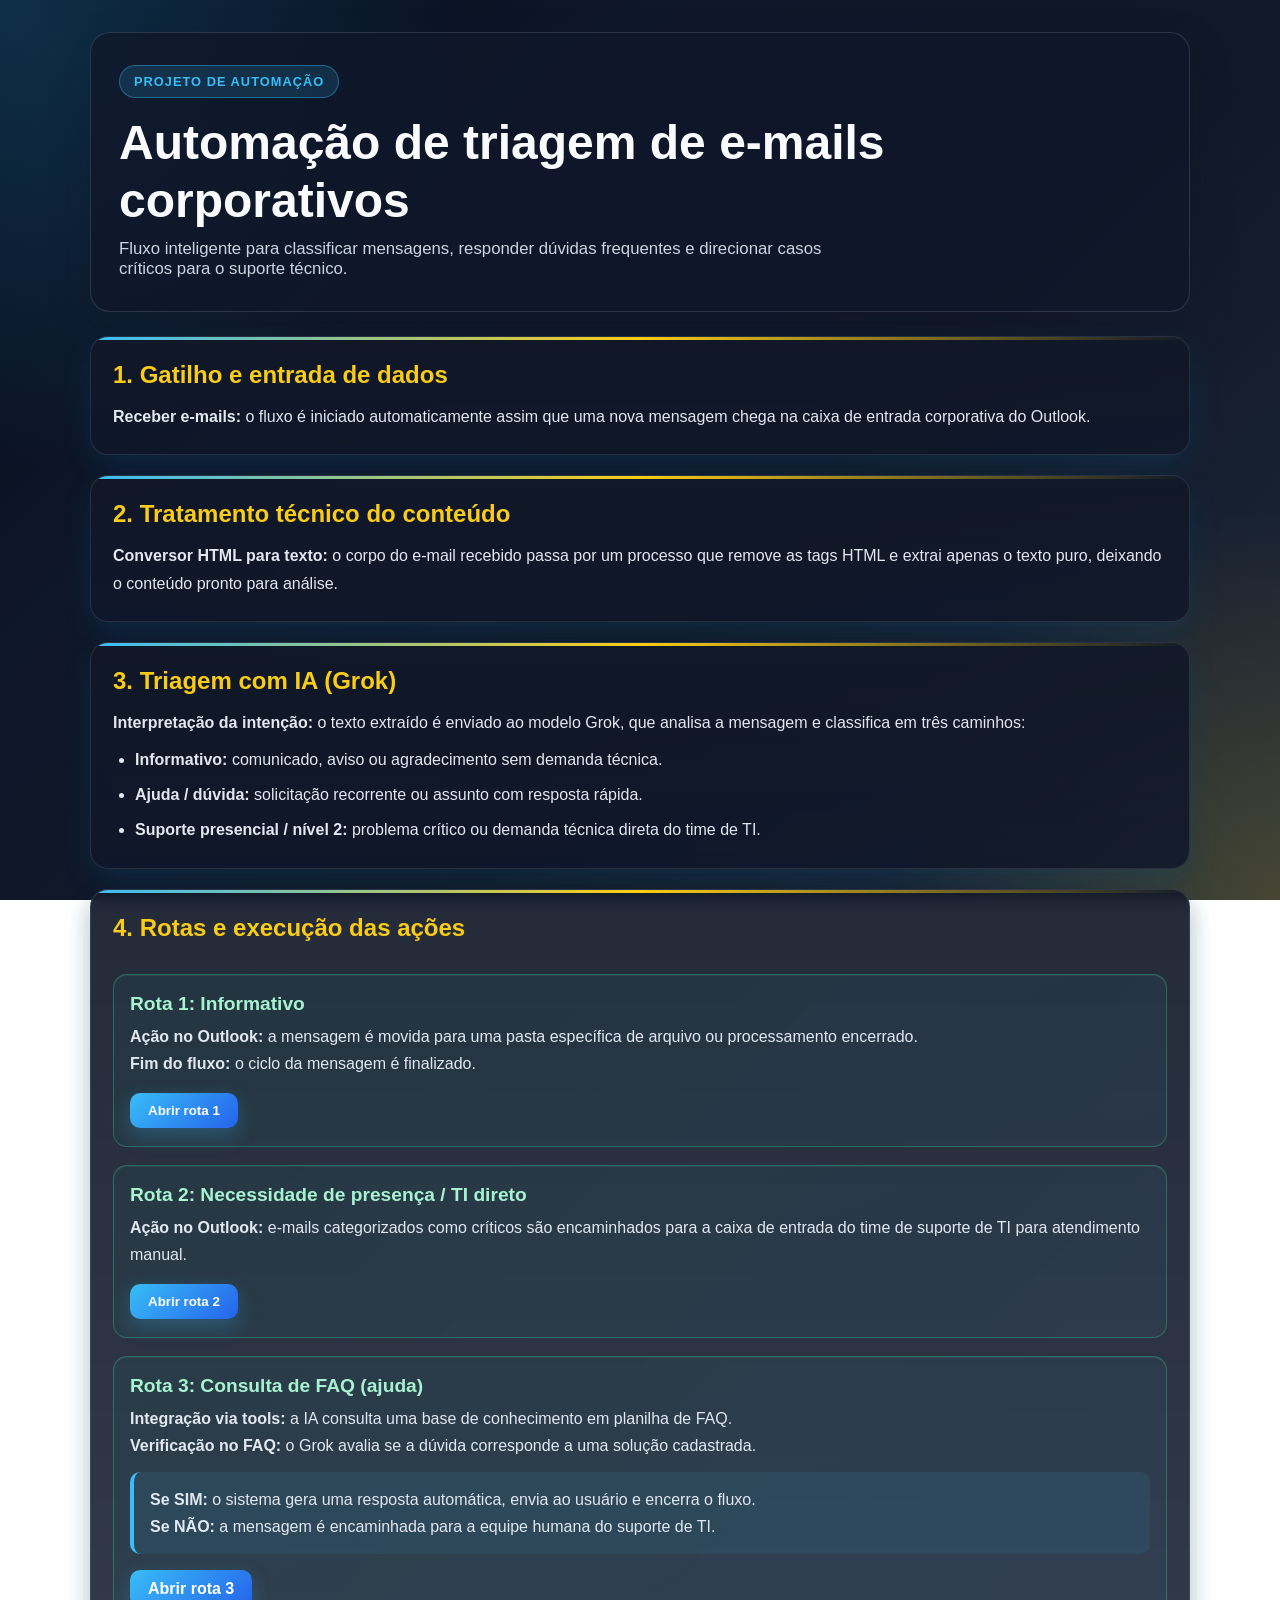
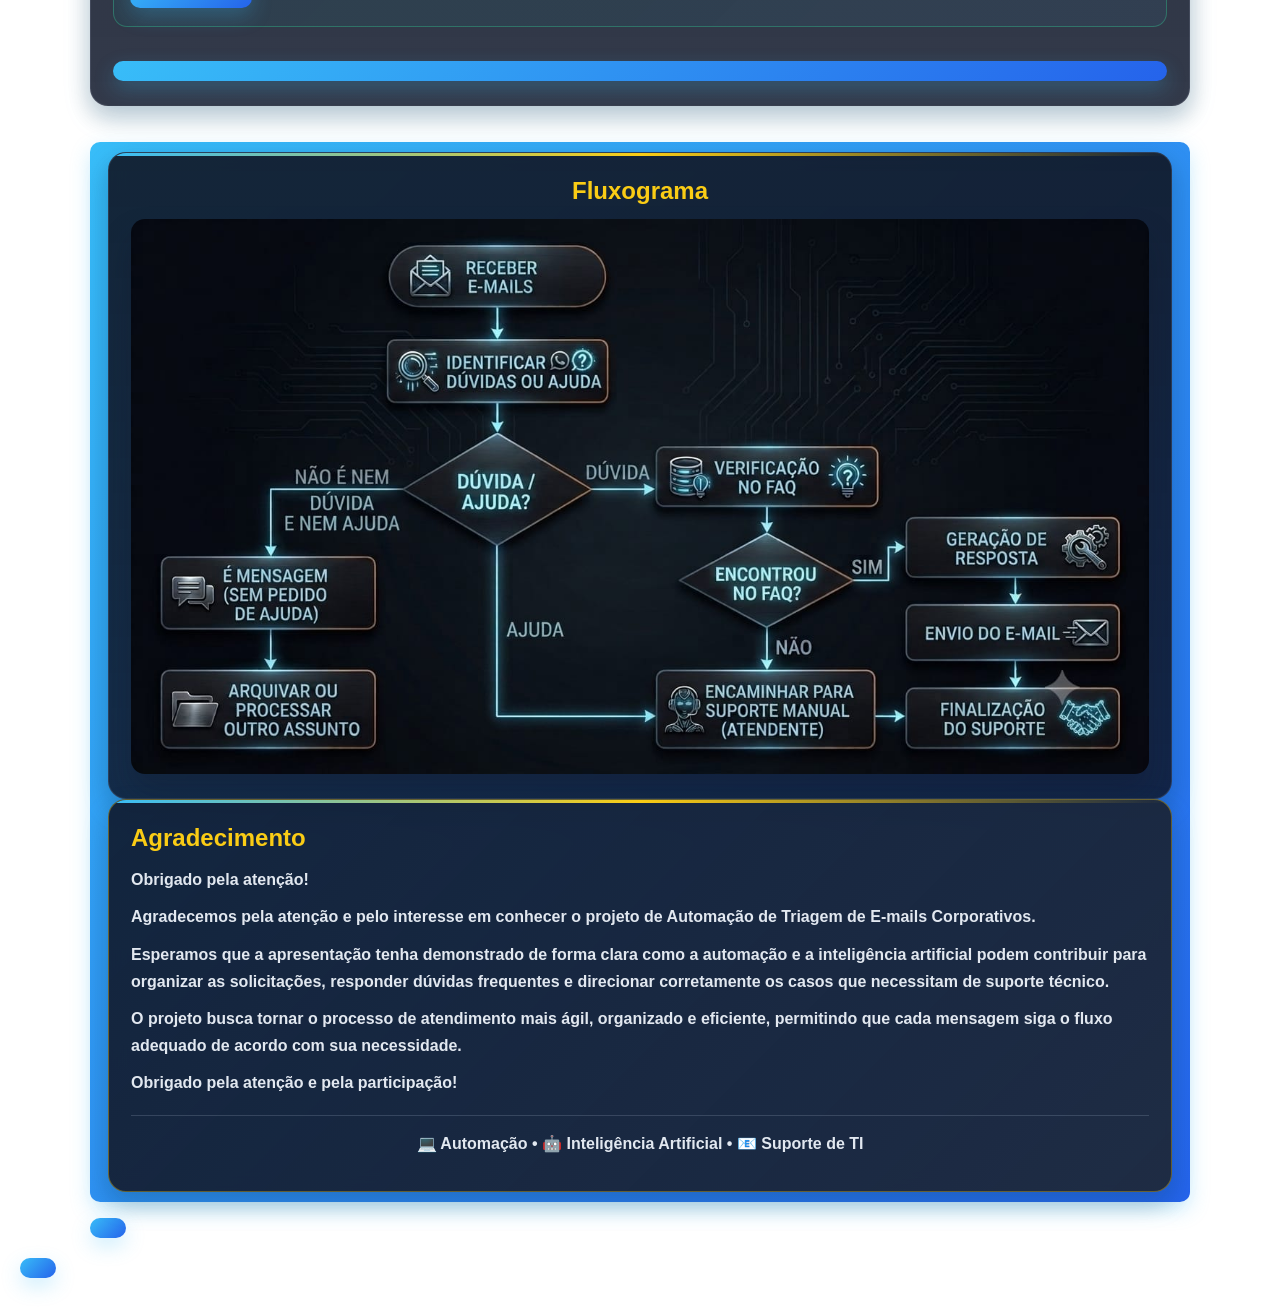
<file: index.html>
<!doctype html>
<html lang="pt-br">

<head>
  <meta charset="UTF-8" />
  <meta name="viewport" content="width=device-width, initial-scale=1.0" />
  <meta name="description" content="Projeto de automação para triagem de e-mails corporativos utilizando IA." />
  <meta name="keywords" content="Automação, E-mails, IA, Triagem, Outlook, Suporte Técnico" />
  <meta name="author" content="Leonardo Rezende" />
  <title>Automação de Triagem de E-mails</title>
  <link rel="stylesheet" href="style.css" />
</head>

<body>
  <div class="page">
    <header class="hero">
      <span class="badge">Projeto de automação</span>
      <h1>Automação de triagem de e-mails corporativos</h1>
      <p>Fluxo inteligente para classificar mensagens, responder dúvidas frequentes e direcionar casos críticos para o suporte técnico.</p>
    </header>

    <main class="content">
      <section class="card">
        <h2>1. Gatilho e entrada de dados</h2>
        <p><strong>Receber e-mails:</strong> o fluxo é iniciado automaticamente assim que uma nova mensagem chega na caixa de entrada corporativa do Outlook.</p>
      </section>

      <section class="card">
        <h2>2. Tratamento técnico do conteúdo</h2>
        <p><strong>Conversor HTML para texto:</strong> o corpo do e-mail recebido passa por um processo que remove as tags HTML e extrai apenas o texto puro, deixando o conteúdo pronto para análise.</p>
      </section>

      <section class="card">
        <h2>3. Triagem com IA (Grok)</h2>
        <p><strong>Interpretação da intenção:</strong> o texto extraído é enviado ao modelo Grok, que analisa a mensagem e classifica em três caminhos:</p>
        <ul>
          <li><strong>Informativo:</strong> comunicado, aviso ou agradecimento sem demanda técnica.</li>
          <li><strong>Ajuda / dúvida:</strong> solicitação recorrente ou assunto com resposta rápida.</li>
          <li><strong>Suporte presencial / nível 2:</strong> problema crítico ou demanda técnica direta do time de TI.</li>
        </ul>
      </section>

      <section class="card routes">
        <h2>4. Rotas e execução das ações</h2>

        <div class="route">
          <h3>Rota 1: Informativo</h3>
          <p><strong>Ação no Outlook:</strong> a mensagem é movida para uma pasta específica de arquivo ou processamento encerrado.</p>
          <p><strong>Fim do fluxo:</strong> o ciclo da mensagem é finalizado.</p>
          <button type="button" class="route-button" data-page="rota1.html">Abrir rota 1</button>
        </div>

        <div class="route">
          <h3>Rota 2: Necessidade de presença / TI direto</h3>
          <p><strong>Ação no Outlook:</strong> e-mails categorizados como críticos são encaminhados para a caixa de entrada do time de suporte de TI para atendimento manual.</p>
          <button type="button" class="route-button" data-page="rota2.html">Abrir rota 2</button>
        </div>

        <div class="route">
          <h3>Rota 3: Consulta de FAQ (ajuda)</h3>
          <p><strong>Integração via tools:</strong> a IA consulta uma base de conhecimento em planilha de FAQ.</p>
          <p><strong>Verificação no FAQ:</strong> o Grok avalia se a dúvida corresponde a uma solução cadastrada.</p>
          <div class="decision">
            <p><strong>Se SIM:</strong> o sistema gera uma resposta automática, envia ao usuário e encerra o fluxo.</p>
            <p><strong>Se NÃO:</strong> a mensagem é encaminhada para a equipe humana do suporte de TI.</p>
          </div>
          <a  type="button" class="route-button" data-page="rota3.html">Abrir rota 3</button>
        </div>
      </section>

      <section class="card image-card">
        <h2>Fluxograma</h2>
        <img class="imagem" src="img/fluxograma.proj.jpeg" alt="Fluxograma da automação" />
      </section>

      <section class="card thank-you">
        <h2>Agradecimento</h2>
        <p><strong>Obrigado pela atenção!</strong></p>
        <p>Agradecemos pela atenção e pelo interesse em conhecer o projeto de Automação de Triagem de E-mails Corporativos.</p>
        <p>Esperamos que a apresentação tenha demonstrado de forma clara como a automação e a inteligência artificial podem contribuir para organizar as solicitações, responder dúvidas frequentes e direcionar corretamente os casos que necessitam de suporte técnico.</p>
        <p>O projeto busca tornar o processo de atendimento mais ágil, organizado e eficiente, permitindo que cada mensagem siga o fluxo adequado de acordo com sua necessidade.</p>
        <p>Obrigado pela atenção e pela participação!</p>
        <p class="tags">💻 Automação • 🤖 Inteligência Artificial • 📧 Suporte de TI</p>
      </section>
    </main>
  </div>
  <script src="index.js"></script>
</body>

</html>
</file>
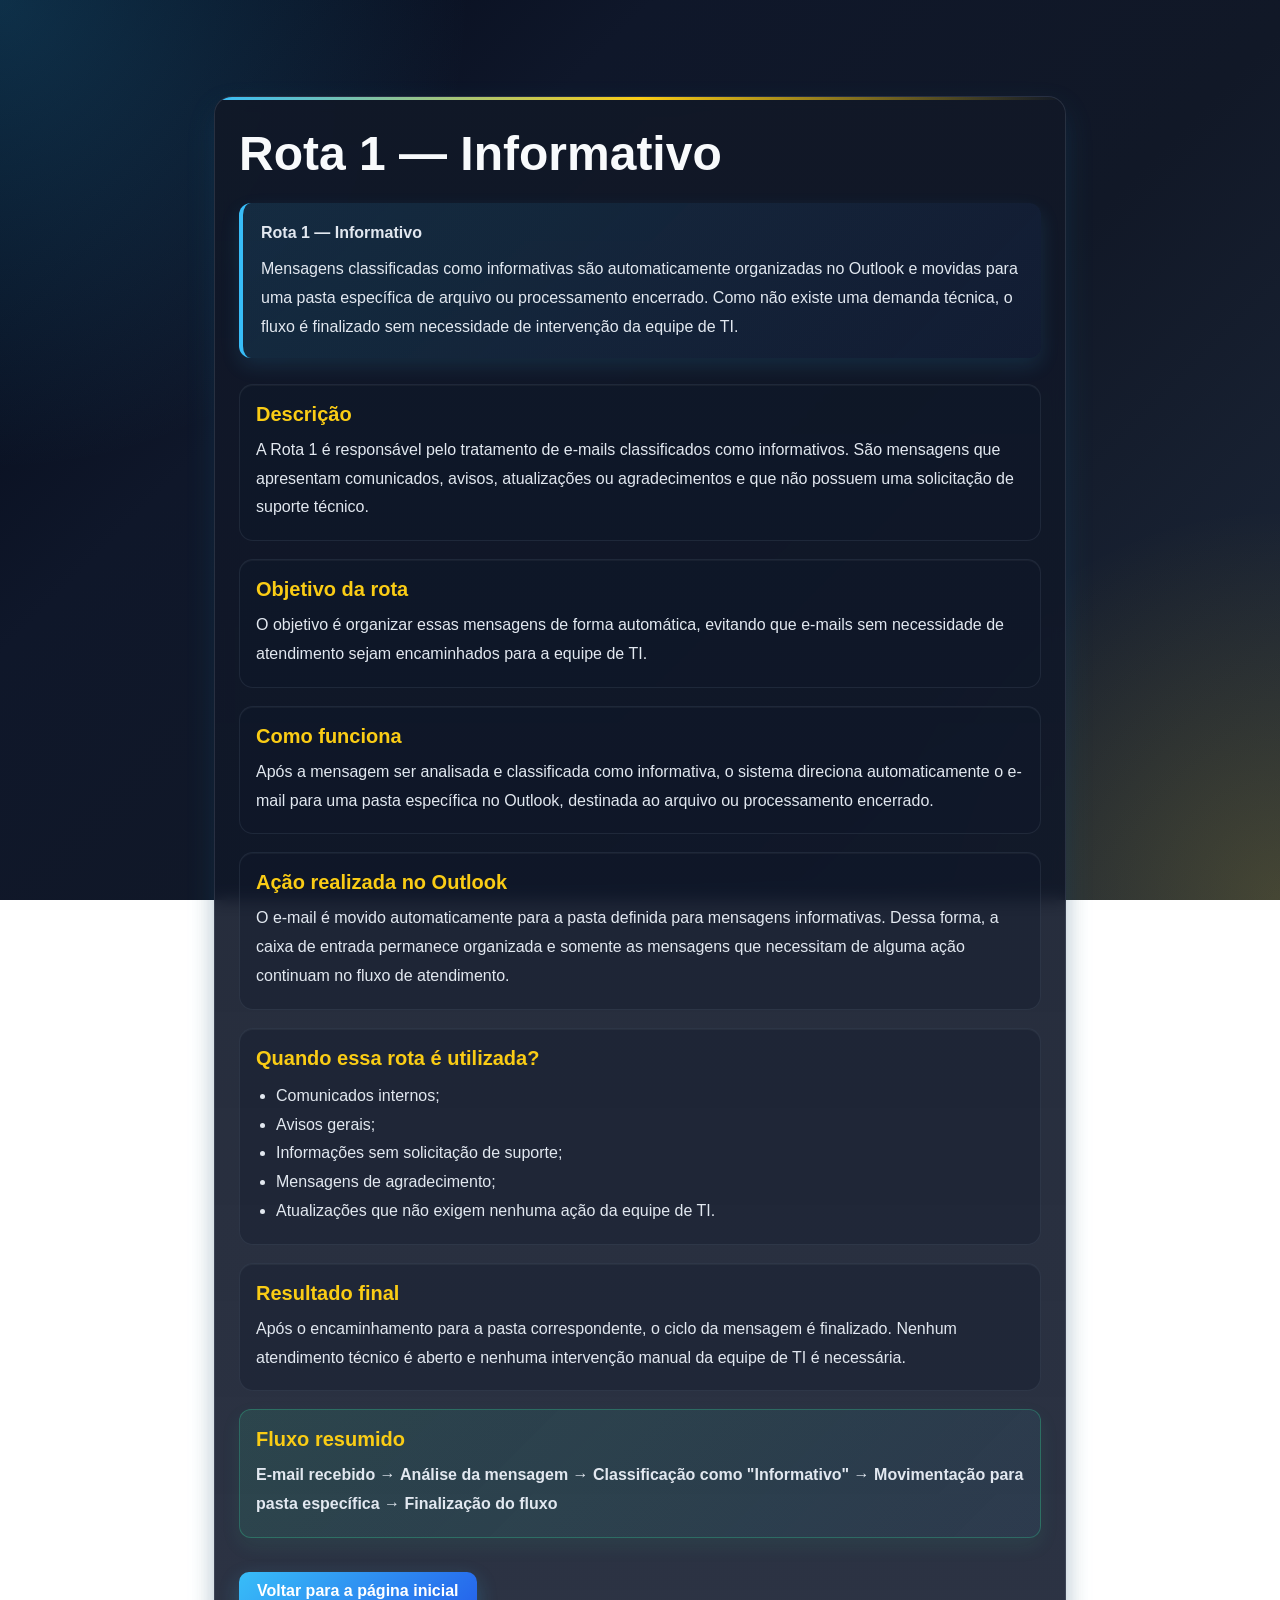
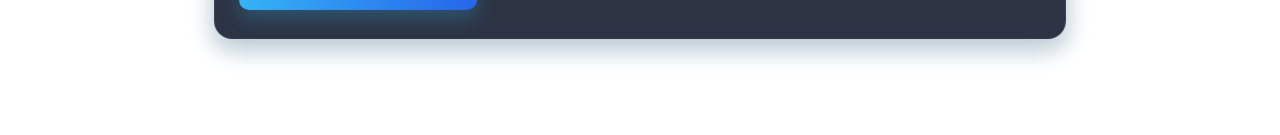
<file: rota1.html>
<!DOCTYPE html>
<html lang="pt-br">
  <head>
    <meta charset="UTF-8" />
    <meta name="viewport" content="width=device-width, initial-scale=1.0" />
    <title>Rota 1 - Informativo</title>
    <link rel="stylesheet" href="style.css" />
  </head>
  <body>
    <div class="page route-page">
      <div class="route-content">
        <h1>Rota 1 — Informativo</h1>

        <div class="highlight-box">
          <p><strong>Rota 1 — Informativo</strong></p>
          <p>Mensagens classificadas como informativas são automaticamente organizadas no Outlook e movidas para uma pasta específica de arquivo ou processamento encerrado. Como não existe uma demanda técnica, o fluxo é finalizado sem necessidade de intervenção da equipe de TI.</p>
        </div>

        <section class="route-section">
          <h2>Descrição</h2>
          <p>A Rota 1 é responsável pelo tratamento de e-mails classificados como informativos. São mensagens que apresentam comunicados, avisos, atualizações ou agradecimentos e que não possuem uma solicitação de suporte técnico.</p>
        </section>

        <section class="route-section">
          <h2>Objetivo da rota</h2>
          <p>O objetivo é organizar essas mensagens de forma automática, evitando que e-mails sem necessidade de atendimento sejam encaminhados para a equipe de TI.</p>
        </section>

        <section class="route-section">
          <h2>Como funciona</h2>
          <p>Após a mensagem ser analisada e classificada como informativa, o sistema direciona automaticamente o e-mail para uma pasta específica no Outlook, destinada ao arquivo ou processamento encerrado.</p>
        </section>

        <section class="route-section">
          <h2>Ação realizada no Outlook</h2>
          <p>O e-mail é movido automaticamente para a pasta definida para mensagens informativas. Dessa forma, a caixa de entrada permanece organizada e somente as mensagens que necessitam de alguma ação continuam no fluxo de atendimento.</p>
        </section>

        <section class="route-section">
          <h2>Quando essa rota é utilizada?</h2>
          <ul>
            <li>Comunicados internos;</li>
            <li>Avisos gerais;</li>
            <li>Informações sem solicitação de suporte;</li>
            <li>Mensagens de agradecimento;</li>
            <li>Atualizações que não exigem nenhuma ação da equipe de TI.</li>
          </ul>
        </section>

        <section class="route-section">
          <h2>Resultado final</h2>
          <p>Após o encaminhamento para a pasta correspondente, o ciclo da mensagem é finalizado. Nenhum atendimento técnico é aberto e nenhuma intervenção manual da equipe de TI é necessária.</p>
        </section>

        <section class="route-section flow-box">
          <h2>Fluxo resumido</h2>
          <p><strong>E-mail recebido</strong> → <strong>Análise da mensagem</strong> → <strong>Classificação como "Informativo"</strong> → <strong>Movimentação para pasta específica</strong> → <strong>Finalização do fluxo</strong></p>
        </section>

        <a class="back-link" href="index.html">Voltar para a página inicial</a>
      </div>
    </div>
  </body>
</html>
</file>
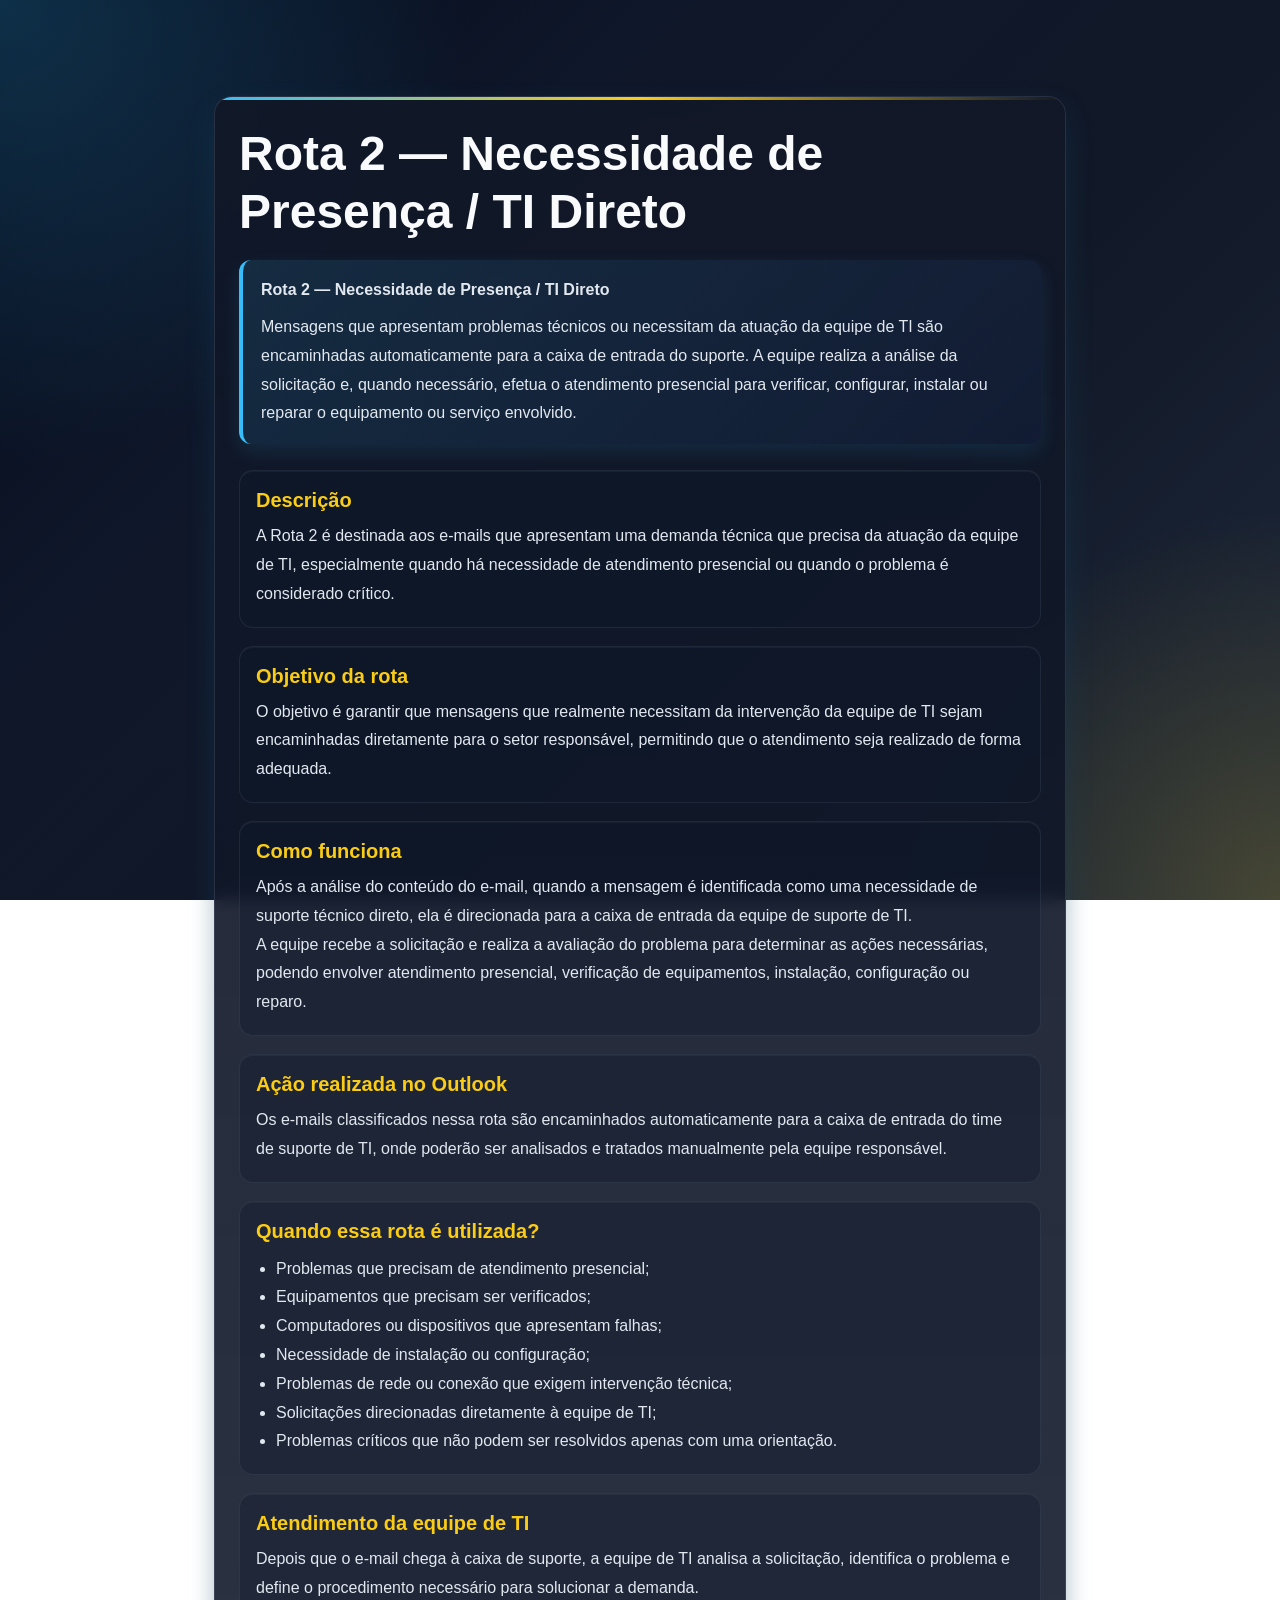
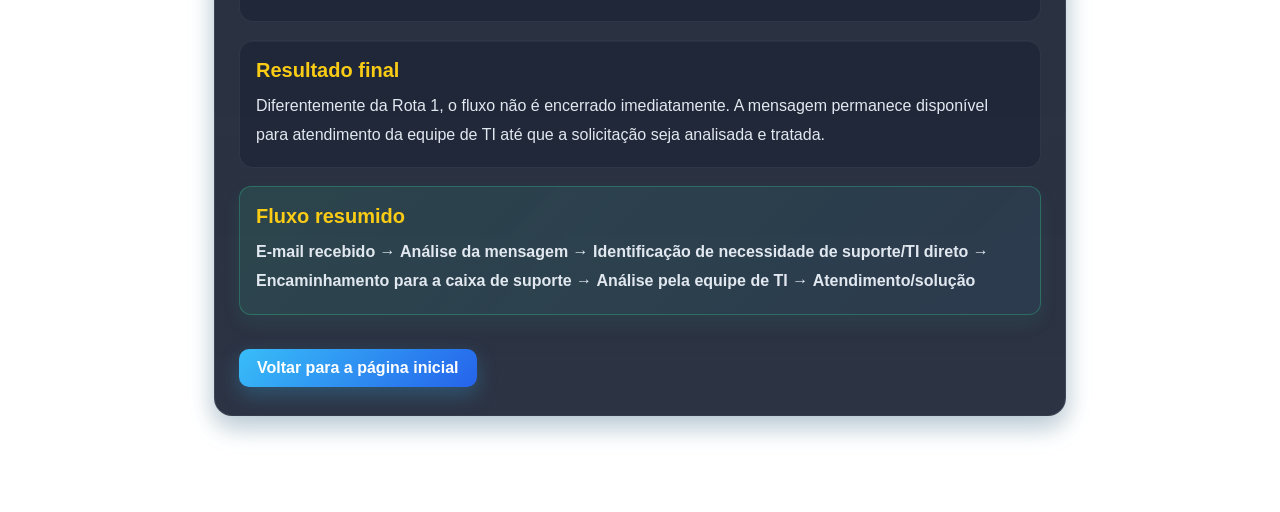
<file: rota2.html>
<!DOCTYPE html>
<html lang="pt-br">
  <head>
    <meta charset="UTF-8" />
    <meta name="viewport" content="width=device-width, initial-scale=1.0" />
    <title>Rota 2 - Suporte Técnico</title>
    <link rel="stylesheet" href="style.css" />
  </head>
  <body>
    <div class="page route-page">
      <div class="route-content">
        <h1>Rota 2 — Necessidade de Presença / TI Direto</h1>

        <div class="highlight-box">
          <p><strong>Rota 2 — Necessidade de Presença / TI Direto</strong></p>
          <p>Mensagens que apresentam problemas técnicos ou necessitam da atuação da equipe de TI são encaminhadas automaticamente para a caixa de entrada do suporte. A equipe realiza a análise da solicitação e, quando necessário, efetua o atendimento presencial para verificar, configurar, instalar ou reparar o equipamento ou serviço envolvido.</p>
        </div>

        <section class="route-section">
          <h2>Descrição</h2>
          <p>A Rota 2 é destinada aos e-mails que apresentam uma demanda técnica que precisa da atuação da equipe de TI, especialmente quando há necessidade de atendimento presencial ou quando o problema é considerado crítico.</p>
        </section>

        <section class="route-section">
          <h2>Objetivo da rota</h2>
          <p>O objetivo é garantir que mensagens que realmente necessitam da intervenção da equipe de TI sejam encaminhadas diretamente para o setor responsável, permitindo que o atendimento seja realizado de forma adequada.</p>
        </section>

        <section class="route-section">
          <h2>Como funciona</h2>
          <p>Após a análise do conteúdo do e-mail, quando a mensagem é identificada como uma necessidade de suporte técnico direto, ela é direcionada para a caixa de entrada da equipe de suporte de TI.</p>
          <p>A equipe recebe a solicitação e realiza a avaliação do problema para determinar as ações necessárias, podendo envolver atendimento presencial, verificação de equipamentos, instalação, configuração ou reparo.</p>
        </section>

        <section class="route-section">
          <h2>Ação realizada no Outlook</h2>
          <p>Os e-mails classificados nessa rota são encaminhados automaticamente para a caixa de entrada do time de suporte de TI, onde poderão ser analisados e tratados manualmente pela equipe responsável.</p>
        </section>

        <section class="route-section">
          <h2>Quando essa rota é utilizada?</h2>
          <ul>
            <li>Problemas que precisam de atendimento presencial;</li>
            <li>Equipamentos que precisam ser verificados;</li>
            <li>Computadores ou dispositivos que apresentam falhas;</li>
            <li>Necessidade de instalação ou configuração;</li>
            <li>Problemas de rede ou conexão que exigem intervenção técnica;</li>
            <li>Solicitações direcionadas diretamente à equipe de TI;</li>
            <li>Problemas críticos que não podem ser resolvidos apenas com uma orientação.</li>
          </ul>
        </section>

        <section class="route-section">
          <h2>Atendimento da equipe de TI</h2>
          <p>Depois que o e-mail chega à caixa de suporte, a equipe de TI analisa a solicitação, identifica o problema e define o procedimento necessário para solucionar a demanda.</p>
        </section>

        <section class="route-section">
          <h2>Resultado final</h2>
          <p>Diferentemente da Rota 1, o fluxo não é encerrado imediatamente. A mensagem permanece disponível para atendimento da equipe de TI até que a solicitação seja analisada e tratada.</p>
        </section>

        <section class="route-section flow-box">
          <h2>Fluxo resumido</h2>
          <p><strong>E-mail recebido</strong> → <strong>Análise da mensagem</strong> → <strong>Identificação de necessidade de suporte/TI direto</strong> → <strong>Encaminhamento para a caixa de suporte</strong> → <strong>Análise pela equipe de TI</strong> → <strong>Atendimento/solução</strong></p>
        </section>

        <a class="back-link" href="index.html">Voltar para a página inicial</a>
      </div>
    </div>
  </body>
</html>
</file>
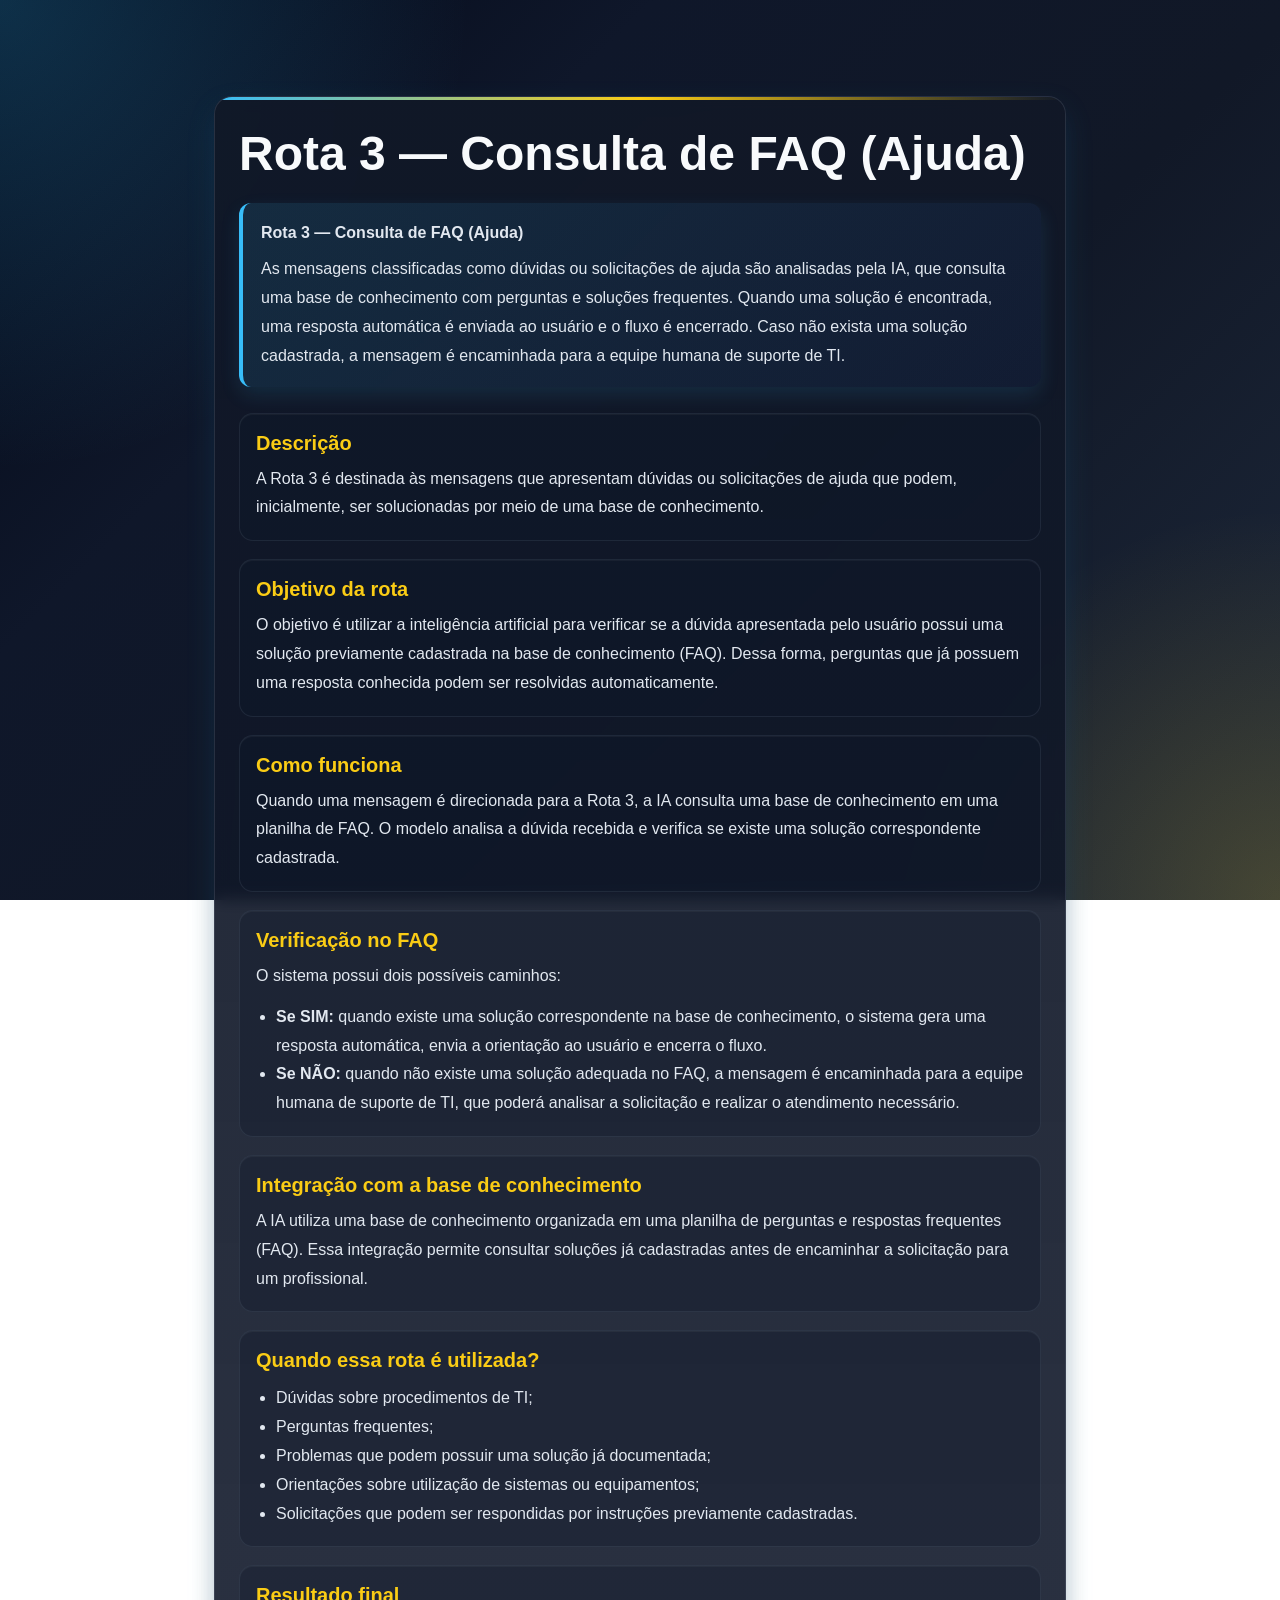
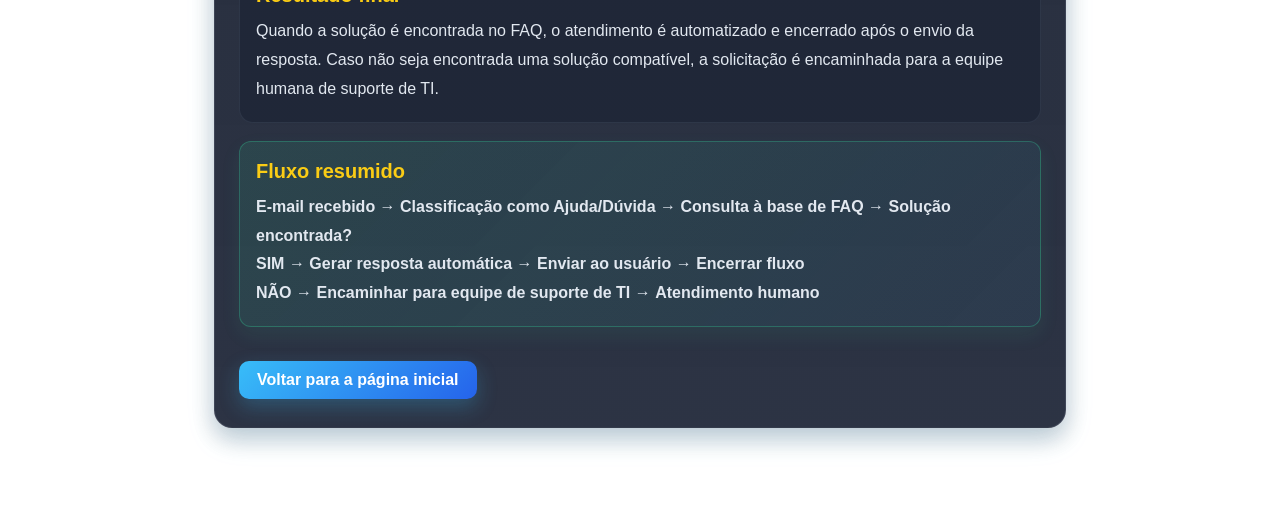
<file: rota3.html>
<!DOCTYPE html>
<html lang="pt-br">
  <head>
    <meta charset="UTF-8" />
    <meta name="viewport" content="width=device-width, initial-scale=1.0" />
    <title>Rota 3 - Consulta de FAQ</title>
    <link rel="stylesheet" href="style.css" />
  </head>
  <body>
    <div class="page route-page">
      <div class="route-content">
        <h1>Rota 3 — Consulta de FAQ (Ajuda)</h1>

        <div class="highlight-box">
          <p><strong>Rota 3 — Consulta de FAQ (Ajuda)</strong></p>
          <p>As mensagens classificadas como dúvidas ou solicitações de ajuda são analisadas pela IA, que consulta uma base de conhecimento com perguntas e soluções frequentes. Quando uma solução é encontrada, uma resposta automática é enviada ao usuário e o fluxo é encerrado. Caso não exista uma solução cadastrada, a mensagem é encaminhada para a equipe humana de suporte de TI.</p>
        </div>

        <section class="route-section">
          <h2>Descrição</h2>
          <p>A Rota 3 é destinada às mensagens que apresentam dúvidas ou solicitações de ajuda que podem, inicialmente, ser solucionadas por meio de uma base de conhecimento.</p>
        </section>

        <section class="route-section">
          <h2>Objetivo da rota</h2>
          <p>O objetivo é utilizar a inteligência artificial para verificar se a dúvida apresentada pelo usuário possui uma solução previamente cadastrada na base de conhecimento (FAQ). Dessa forma, perguntas que já possuem uma resposta conhecida podem ser resolvidas automaticamente.</p>
        </section>

        <section class="route-section">
          <h2>Como funciona</h2>
          <p>Quando uma mensagem é direcionada para a Rota 3, a IA consulta uma base de conhecimento em uma planilha de FAQ. O modelo analisa a dúvida recebida e verifica se existe uma solução correspondente cadastrada.</p>
        </section>

        <section class="route-section">
          <h2>Verificação no FAQ</h2>
          <p>O sistema possui dois possíveis caminhos:</p>
          <ul>
            <li><strong>Se SIM:</strong> quando existe uma solução correspondente na base de conhecimento, o sistema gera uma resposta automática, envia a orientação ao usuário e encerra o fluxo.</li>
            <li><strong>Se NÃO:</strong> quando não existe uma solução adequada no FAQ, a mensagem é encaminhada para a equipe humana de suporte de TI, que poderá analisar a solicitação e realizar o atendimento necessário.</li>
          </ul>
        </section>

        <section class="route-section">
          <h2>Integração com a base de conhecimento</h2>
          <p>A IA utiliza uma base de conhecimento organizada em uma planilha de perguntas e respostas frequentes (FAQ). Essa integração permite consultar soluções já cadastradas antes de encaminhar a solicitação para um profissional.</p>
        </section>

        <section class="route-section">
          <h2>Quando essa rota é utilizada?</h2>
          <ul>
            <li>Dúvidas sobre procedimentos de TI;</li>
            <li>Perguntas frequentes;</li>
            <li>Problemas que podem possuir uma solução já documentada;</li>
            <li>Orientações sobre utilização de sistemas ou equipamentos;</li>
            <li>Solicitações que podem ser respondidas por instruções previamente cadastradas.</li>
          </ul>
        </section>

        <section class="route-section">
          <h2>Resultado final</h2>
          <p>Quando a solução é encontrada no FAQ, o atendimento é automatizado e encerrado após o envio da resposta. Caso não seja encontrada uma solução compatível, a solicitação é encaminhada para a equipe humana de suporte de TI.</p>
        </section>

        <section class="route-section flow-box">
          <h2>Fluxo resumido</h2>
          <p><strong>E-mail recebido</strong> → <strong>Classificação como Ajuda/Dúvida</strong> → <strong>Consulta à base de FAQ</strong> → <strong>Solução encontrada?</strong></p>
          <p><strong>SIM</strong> → <strong>Gerar resposta automática</strong> → <strong>Enviar ao usuário</strong> → <strong>Encerrar fluxo</strong></p>
          <p><strong>NÃO</strong> → <strong>Encaminhar para equipe de suporte de TI</strong> → <strong>Atendimento humano</strong></p>
        </section>

        <a class="back-link" href="index.html">Voltar para a página inicial</a>
      </div>
    </div>
  </body>
</html>
</file>
<file: style.css>
:root {
  --bg: #0f172a;
  --bg-soft: #1e293b;
  --panel: #111827;
  --panel-alt: #f8fafc;
  --primary: #38bdf8;
  --accent: #facc15;
  --text: #e2e8f0;
  --muted: #cbd5e1;
  --success: #34d399;
  --shadow: rgba(15, 23, 42, 0.28);
}

* {
  box-sizing: border-box;
  margin: 0;
  padding: 0;
}

body {
  font-family: Arial, Helvetica, sans-serif;
  background:
    radial-gradient(circle at top left, rgba(56, 189, 248, 0.22), transparent 30%),
    radial-gradient(circle at bottom right, rgba(250, 204, 21, 0.18), transparent 25%),
    linear-gradient(135deg, #020817 0%, #0f172a 30%, #111827 60%, #1e293b 100%);
  color: var(--text);
  min-height: 100vh;
  padding: 32px 20px;
  background-attachment: fixed;
}

.page {
  max-width: 1100px;
  margin: 0 auto;
}

.hero {
  background: rgba(15, 23, 42, 0.8);
  border: 1px solid rgba(148, 163, 184, 0.22);
  border-radius: 20px;
  padding: 32px 28px;
  box-shadow: 0 18px 40px var(--shadow);
  margin-bottom: 24px;
}

.badge {
  display: inline-block;
  padding: 8px 14px;
  background: rgba(56, 189, 248, 0.15);
  color: var(--primary);
  border: 1px solid rgba(56, 189, 248, 0.4);
  border-radius: 999px;
  font-size: 0.8rem;
  font-weight: 700;
  text-transform: uppercase;
  letter-spacing: 0.08em;
  margin-bottom: 16px;
}

h1 {
  color: #f8fafc;
  font-size: clamp(2rem, 4vw, 3rem);
  margin-bottom: 10px;
  line-height: 1.2;
}

.hero p {
  color: var(--muted);
  font-size: 1.05rem;
  max-width: 760px;
}

.content {
  display: grid;
  gap: 20px;
}

.card {
  background: linear-gradient(180deg, rgba(17, 24, 39, 0.92), rgba(15, 23, 42, 0.85));
  border: 1px solid rgba(148, 163, 184, 0.18);
  border-radius: 18px;
  padding: 24px 22px;
  box-shadow: 0 12px 30px rgba(14, 165, 233, 0.12), 0 10px 24px rgba(15, 23, 42, 0.24);
  backdrop-filter: blur(8px);
  transition: transform 0.25s ease, box-shadow 0.25s ease, border-color 0.25s ease;
  position: relative;
  overflow: hidden;
}

.card::before {
  content: "";
  position: absolute;
  inset: 0 auto auto 0;
  width: 100%;
  height: 3px;
  background: linear-gradient(90deg, var(--primary), var(--accent), transparent);
}

.card:hover {
  transform: translateY(-4px);
  box-shadow: 0 18px 35px rgba(56, 189, 248, 0.18), 0 12px 28px rgba(15, 23, 42, 0.28);
  border-color: rgba(56, 189, 248, 0.35);
}

.card h2 {
  color: var(--accent);
  margin-bottom: 14px;
  font-size: 1.5rem;
}

.card p,
.card li {
  color: var(--text);
  line-height: 1.7;
  font-size: 1rem;
}

.card ul {
  margin-top: 10px;
  padding-left: 22px;
}

.card li + li {
  margin-top: 8px;
}

.routes {
  display: grid;
  gap: 18px;
}

.route {
  background: linear-gradient(135deg, rgba(15, 118, 110, 0.12), rgba(56, 189, 248, 0.06));
  border: 1px solid rgba(52, 211, 153, 0.35);
  border-radius: 14px;
  padding: 18px 16px;
  box-shadow: inset 0 1px 0 rgba(255, 255, 255, 0.06);
  transition: transform 0.2s ease, border-color 0.2s ease;
}

.route:hover {
  transform: translateY(-2px);
  border-color: rgba(250, 204, 21, 0.5);
}

.route h3 {
  color: #a7f3d0;
  margin-bottom: 8px;
  font-size: 1.2rem;
}

.decision {
  margin-top: 12px;
  padding: 14px 16px;
  background: rgba(56, 189, 248, 0.08);
  border-left: 4px solid var(--primary);
  border-radius: 10px;
}

.route-button,
.back-link {
  display: inline-block;
  margin-top: 16px;
  padding: 10px 18px;
  border: none;
  border-radius: 10px;
  background: linear-gradient(135deg, var(--primary), #2563eb);
  color: white;
  font-weight: 700;
  text-decoration: none;
  cursor: pointer;
  transition: transform 0.2s ease, box-shadow 0.2s ease;
  box-shadow: 0 8px 20px rgba(56, 189, 248, 0.25);
}

.route-button:hover,
.back-link:hover {
  transform: translateY(-2px);
}

.route-page {
  max-width: 900px;
  margin: 40px auto;
  padding: 24px;
}

.route-content {
  background: linear-gradient(180deg, rgba(17, 24, 39, 0.94), rgba(15, 23, 42, 0.88));
  border: 1px solid rgba(148, 163, 184, 0.18);
  border-radius: 18px;
  padding: 28px 24px;
  box-shadow: 0 12px 30px rgba(56, 189, 248, 0.12), 0 10px 24px rgba(15, 23, 42, 0.24);
  backdrop-filter: blur(8px);
  position: relative;
  overflow: hidden;
}

.route-content::before {
  content: "";
  position: absolute;
  inset: 0 auto auto 0;
  width: 100%;
  height: 3px;
  background: linear-gradient(90deg, var(--primary), var(--accent), transparent);
}

.route-content h1 {
  margin-bottom: 14px;
}

.route-content h2 {
  color: var(--accent);
  font-size: 1.25rem;
  margin-bottom: 10px;
}

.route-content p,
.route-content li {
  line-height: 1.8;
  color: var(--text);
}

.route-content ul {
  margin-top: 12px;
  padding-left: 20px;
}

.highlight-box {
  background: linear-gradient(135deg, rgba(56, 189, 248, 0.12), rgba(37, 99, 235, 0.06));
  border-left: 4px solid var(--primary);
  border-radius: 12px;
  padding: 16px 18px;
  margin: 20px 0 26px;
  box-shadow: 0 8px 20px rgba(56, 189, 248, 0.12);
}

.highlight-box p + p {
  margin-top: 8px;
}

.route-section {
  margin-bottom: 18px;
  padding: 18px 16px;
  border-radius: 14px;
  border: 1px solid rgba(148, 163, 184, 0.12);
  background: rgba(15, 23, 42, 0.35);
  box-shadow: inset 0 1px 0 rgba(255, 255, 255, 0.04);
  transition: transform 0.2s ease, border-color 0.2s ease;
}

.route-section:hover {
  transform: translateY(-2px);
  border-color: rgba(250, 204, 21, 0.35);
}

.flow-box {
  background: linear-gradient(135deg, rgba(52, 211, 153, 0.12), rgba(56, 189, 248, 0.06));
  border: 1px solid rgba(52, 211, 153, 0.3);
  border-radius: 12px;
  padding: 18px 16px;
  margin-top: 18px;
  box-shadow: 0 8px 20px rgba(52, 211, 153, 0.08);
}

.image-card {
  text-align: center;
}

.thank-you {
  background: linear-gradient(135deg, rgba(15, 23, 42, 0.9), rgba(30, 41, 59, 0.95));
  border: 1px solid rgba(250, 204, 21, 0.35);
}

.thank-you h2 {
  color: var(--accent);
}

.thank-you p {
  margin-bottom: 10px;
}

.tags {
  margin-top: 18px;
  padding-top: 14px;
  border-top: 1px solid rgba(148, 163, 184, 0.25);
  font-weight: 700;
  color: #a7f3d0;
  text-align: center;
}

.imagem {
  display: block;
  max-width: 100%;
  height: auto;
  margin: 14px auto 0;
  border-radius: 14px;
  box-shadow: 0 18px 30px rgba(15, 23, 42, 0.3);
}

@media (max-width: 600px) {
  body {
    padding: 20px 14px;
  }

  .hero,
  .card {
    padding: 20px 16px;
  }

  .card h2 {
    font-size: 1.3rem;
  }
}
</file>
